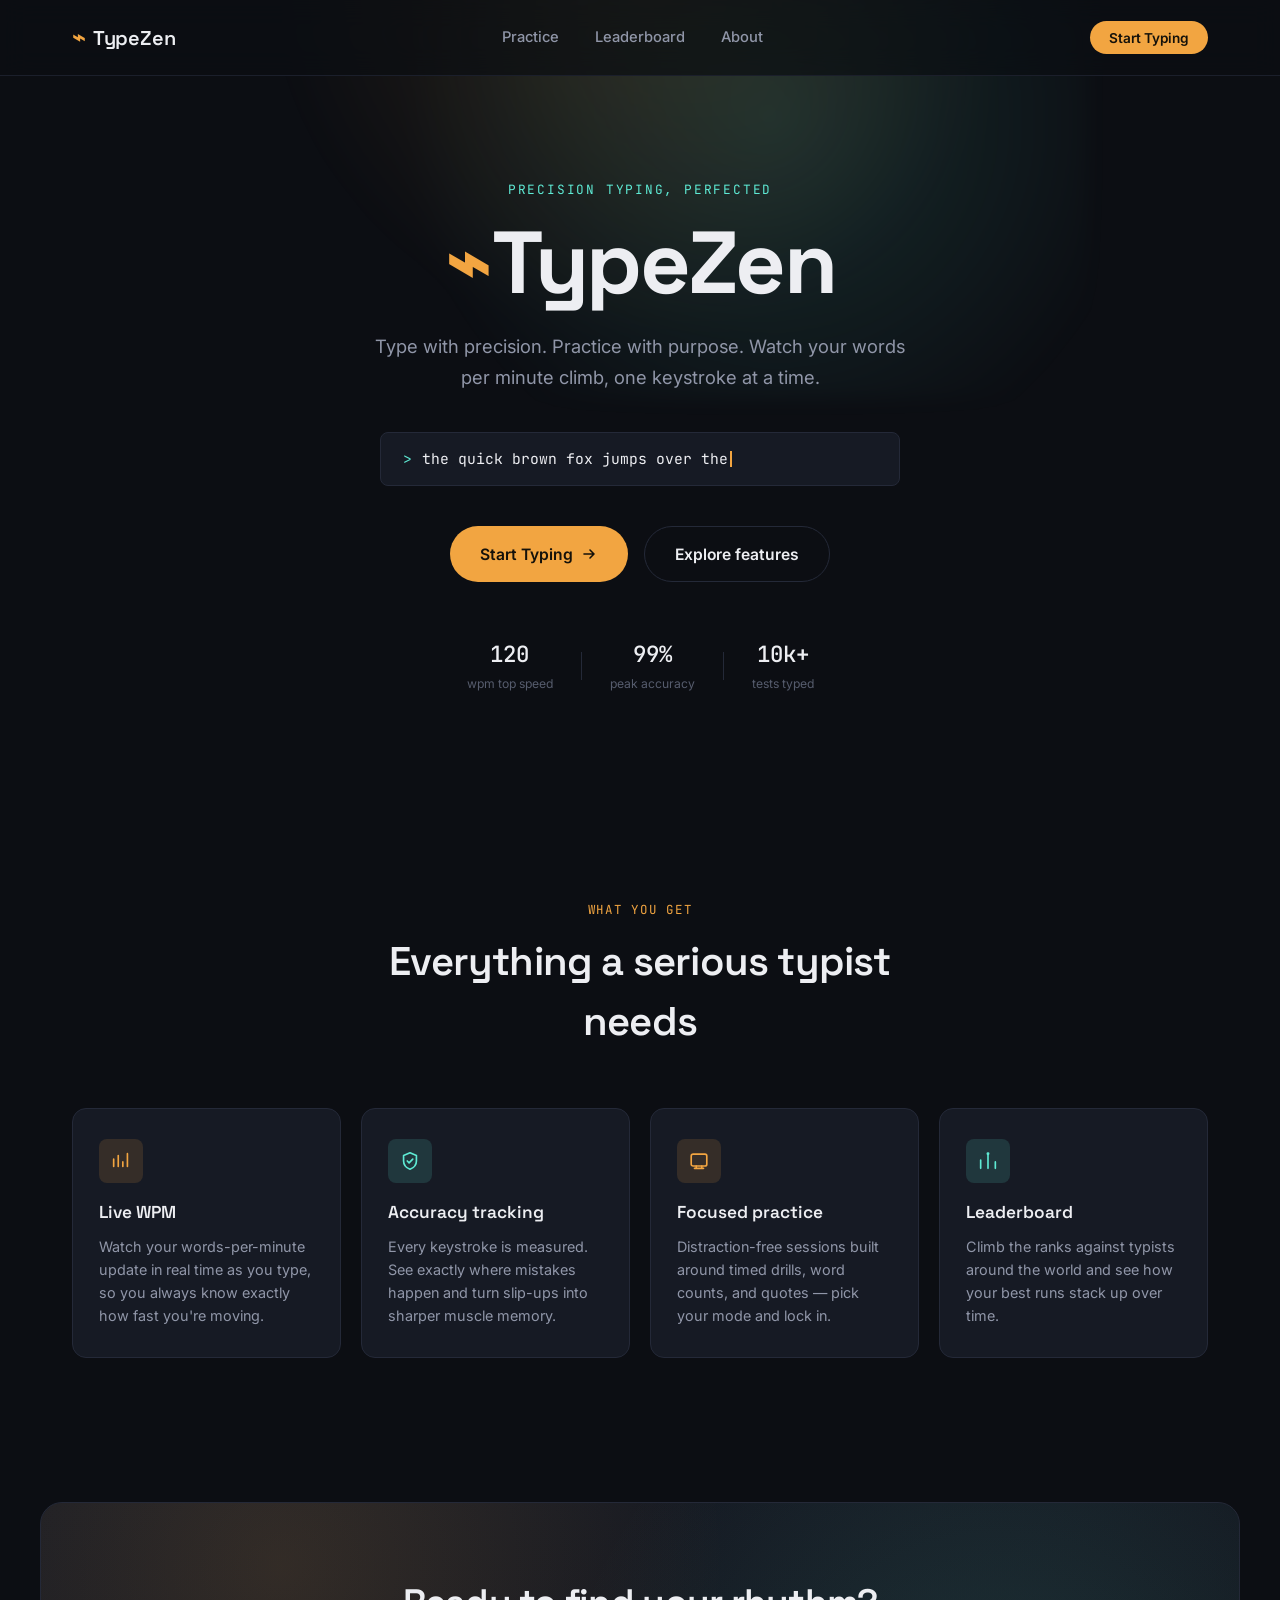
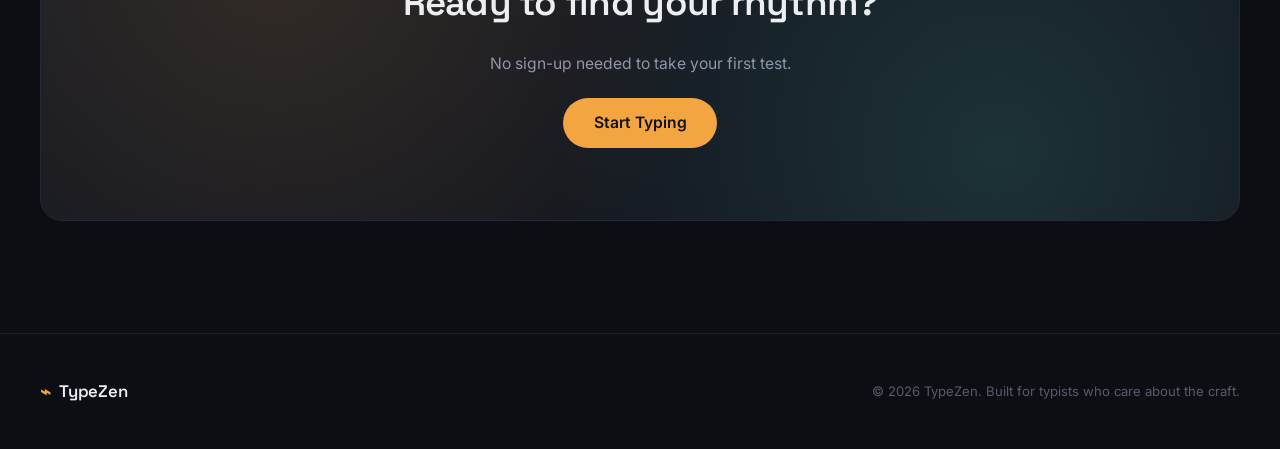
<file: index.html>
<!DOCTYPE html>
<html lang="en">
<head>
  <meta charset="UTF-8" />
  <meta name="viewport" content="width=device-width, initial-scale=1.0" />
  <title>TypeZen — Type with Precision</title>
  <meta name="description" content="TypeZen is a premium typing practice platform. Sharpen your speed, accuracy, and focus." />

  <!-- Fonts: Space Grotesk for display, Inter for UI, JetBrains Mono for typed/data text -->
  <link rel="preconnect" href="https://fonts.googleapis.com" />
  <link rel="preconnect" href="https://fonts.gstatic.com" crossorigin />
  <link
    href="https://fonts.googleapis.com/css2?family=Space+Grotesk:wght@500;600;700&family=Inter:wght@400;500;600&family=JetBrains+Mono:wght@400;500&display=swap"
    rel="stylesheet"
  />

  <!--
    IMPORTANT: this path is relative — style.css must sit in the
    SAME folder as this index.html file. No leading slash, no
    subfolder prefix.
  -->
  <link rel="stylesheet" href="style.css" />
</head>
<body>

  <!-- ============ NAVIGATION ============ -->
  <header class="navbar" id="navbar">
    <div class="navbar__inner">

      <a href="#top" class="brand" aria-label="TypeZen home">
        <span class="brand__mark">⌁</span>
        <span class="brand__word">TypeZen</span>
      </a>

      <nav class="nav-links" id="navLinks">
        <a href="typing.html" class="nav-links__item">Practice</a>
        <a href="#leaderboard" class="nav-links__item">Leaderboard</a>
        <a href="#about" class="nav-links__item">About</a>
      </nav>

      <div class="navbar__actions">
        <button class="btn btn--primary btn--small" id="navStartBtn">Start Typing</button>
        <button class="nav-toggle" id="navToggle" aria-label="Toggle menu" aria-expanded="false">
          <span></span><span></span><span></span>
        </button>
      </div>

    </div>

    <!-- Mobile dropdown -->
    <nav class="nav-mobile" id="navMobile">
      <a href="typing.html" class="nav-mobile__item">Practice</a>
      <a href="#leaderboard" class="nav-mobile__item">Leaderboard</a>
      <a href="#about" class="nav-mobile__item">About</a>
    </nav>
  </header>

  <main id="top">

    <!-- ============ HERO ============ -->
    <section class="hero">
      <div class="hero__glow" aria-hidden="true"></div>

      <div class="hero__inner">
        <p class="hero__eyebrow reveal">Precision typing, perfected</p>

        <h1 class="hero__title reveal">
          <span class="brand__mark hero__mark" aria-hidden="true">⌁</span>TypeZen
        </h1>

        <p class="hero__subtitle reveal">
          Type with precision. Practice with purpose. Watch your words per
          minute climb, one keystroke at a time.
        </p>

        <!-- Decorative self-typing demo line (not a functional typing engine) -->
        <div class="demo-line reveal" aria-hidden="true">
          <span class="demo-line__prompt">&gt;</span>
          <span class="demo-line__text" id="demoText"></span
          ><span class="demo-line__caret"></span>
        </div>

        <div class="hero__actions reveal">
          <button class="btn btn--primary btn--large" id="heroStartBtn">
            Start Typing
            <svg width="16" height="16" viewBox="0 0 16 16" fill="none" aria-hidden="true">
              <path d="M3 8h10M9 4l4 4-4 4" stroke="currentColor" stroke-width="1.6" stroke-linecap="round" stroke-linejoin="round" />
            </svg>
          </button>
          <a href="#features" class="btn btn--ghost btn--large">Explore features</a>
        </div>

        <div class="hero__stats reveal" aria-hidden="true">
          <div class="hero__stat">
            <span class="hero__stat-value">120</span>
            <span class="hero__stat-label">wpm top speed</span>
          </div>
          <div class="hero__stat-divider"></div>
          <div class="hero__stat">
            <span class="hero__stat-value">99%</span>
            <span class="hero__stat-label">peak accuracy</span>
          </div>
          <div class="hero__stat-divider"></div>
          <div class="hero__stat">
            <span class="hero__stat-value">10k+</span>
            <span class="hero__stat-label">tests typed</span>
          </div>
        </div>
      </div>
    </section>

    <!-- ============ FEATURES ============ -->
    <section class="features" id="features">
      <div class="features__header reveal">
        <p class="section-eyebrow">What you get</p>
        <h2 class="section-title">Everything a serious typist needs</h2>
      </div>

      <div class="features__grid">

        <article class="feature-card reveal">
          <div class="feature-card__icon" style="--icon-accent: var(--accent)">
            <svg width="22" height="22" viewBox="0 0 24 24" fill="none" aria-hidden="true">
              <path d="M4 18V10M9 18V6M14 18V13M19 18V4" stroke="currentColor" stroke-width="1.8" stroke-linecap="round" stroke-linejoin="round" />
            </svg>
          </div>
          <h3 class="feature-card__title">Live WPM</h3>
          <p class="feature-card__desc">
            Watch your words-per-minute update in real time as you type, so you
            always know exactly how fast you're moving.
          </p>
        </article>

        <article class="feature-card reveal">
          <div class="feature-card__icon" style="--icon-accent: var(--accent-2)">
            <svg width="22" height="22" viewBox="0 0 24 24" fill="none" aria-hidden="true">
              <path d="M12 3l7 3v6c0 4.5-3 7.5-7 9-4-1.5-7-4.5-7-9V6l7-3z" stroke="currentColor" stroke-width="1.8" stroke-linejoin="round" />
              <path d="M9 12l2 2 4-4" stroke="currentColor" stroke-width="1.8" stroke-linecap="round" stroke-linejoin="round" />
            </svg>
          </div>
          <h3 class="feature-card__title">Accuracy tracking</h3>
          <p class="feature-card__desc">
            Every keystroke is measured. See exactly where mistakes happen and
            turn slip-ups into sharper muscle memory.
          </p>
        </article>

        <article class="feature-card reveal">
          <div class="feature-card__icon" style="--icon-accent: var(--accent)">
            <svg width="22" height="22" viewBox="0 0 24 24" fill="none" aria-hidden="true">
              <rect x="3.5" y="4.5" width="17" height="13" rx="2" stroke="currentColor" stroke-width="1.8" />
              <path d="M7 20h10M9 17.5v2.5M15 17.5v2.5" stroke="currentColor" stroke-width="1.8" stroke-linecap="round" />
            </svg>
          </div>
          <h3 class="feature-card__title">Focused practice</h3>
          <p class="feature-card__desc">
            Distraction-free sessions built around timed drills, word counts,
            and quotes — pick your mode and lock in.
          </p>
        </article>

        <article class="feature-card reveal">
          <div class="feature-card__icon" style="--icon-accent: var(--accent-2)">
            <svg width="22" height="22" viewBox="0 0 24 24" fill="none" aria-hidden="true">
              <path d="M4 20V11M12 20V4M20 20v-7" stroke="currentColor" stroke-width="1.8" stroke-linecap="round" />
              <circle cx="12" cy="4" r="1.6" fill="currentColor" />
            </svg>
          </div>
          <h3 class="feature-card__title">Leaderboard</h3>
          <p class="feature-card__desc" id="leaderboard">
            Climb the ranks against typists around the world and see how your
            best runs stack up over time.
          </p>
        </article>

      </div>
    </section>

    <!-- ============ CTA BAND ============ -->
    <section class="cta-band" id="about">
      <div class="cta-band__inner reveal">
        <h2 class="cta-band__title">Ready to find your rhythm?</h2>
        <p class="cta-band__subtitle">No sign-up needed to take your first test.</p>
        <button class="btn btn--primary btn--large" id="ctaStartBtn">Start Typing</button>
      </div>
    </section>

  </main>

  <!-- ============ FOOTER ============ -->
  <footer class="footer">
    <div class="footer__inner">
      <a href="#top" class="brand brand--footer">
        <span class="brand__mark">⌁</span>
        <span class="brand__word">TypeZen</span>
      </a>
      <p class="footer__copy">© 2026 TypeZen. Built for typists who care about the craft.</p>
    </div>
  </footer>

  <!--
    IMPORTANT: this path is relative — script.js must sit in the
    SAME folder as this index.html file.
  -->
  <script src="script.js"></script>
</body>
</html>
</file>
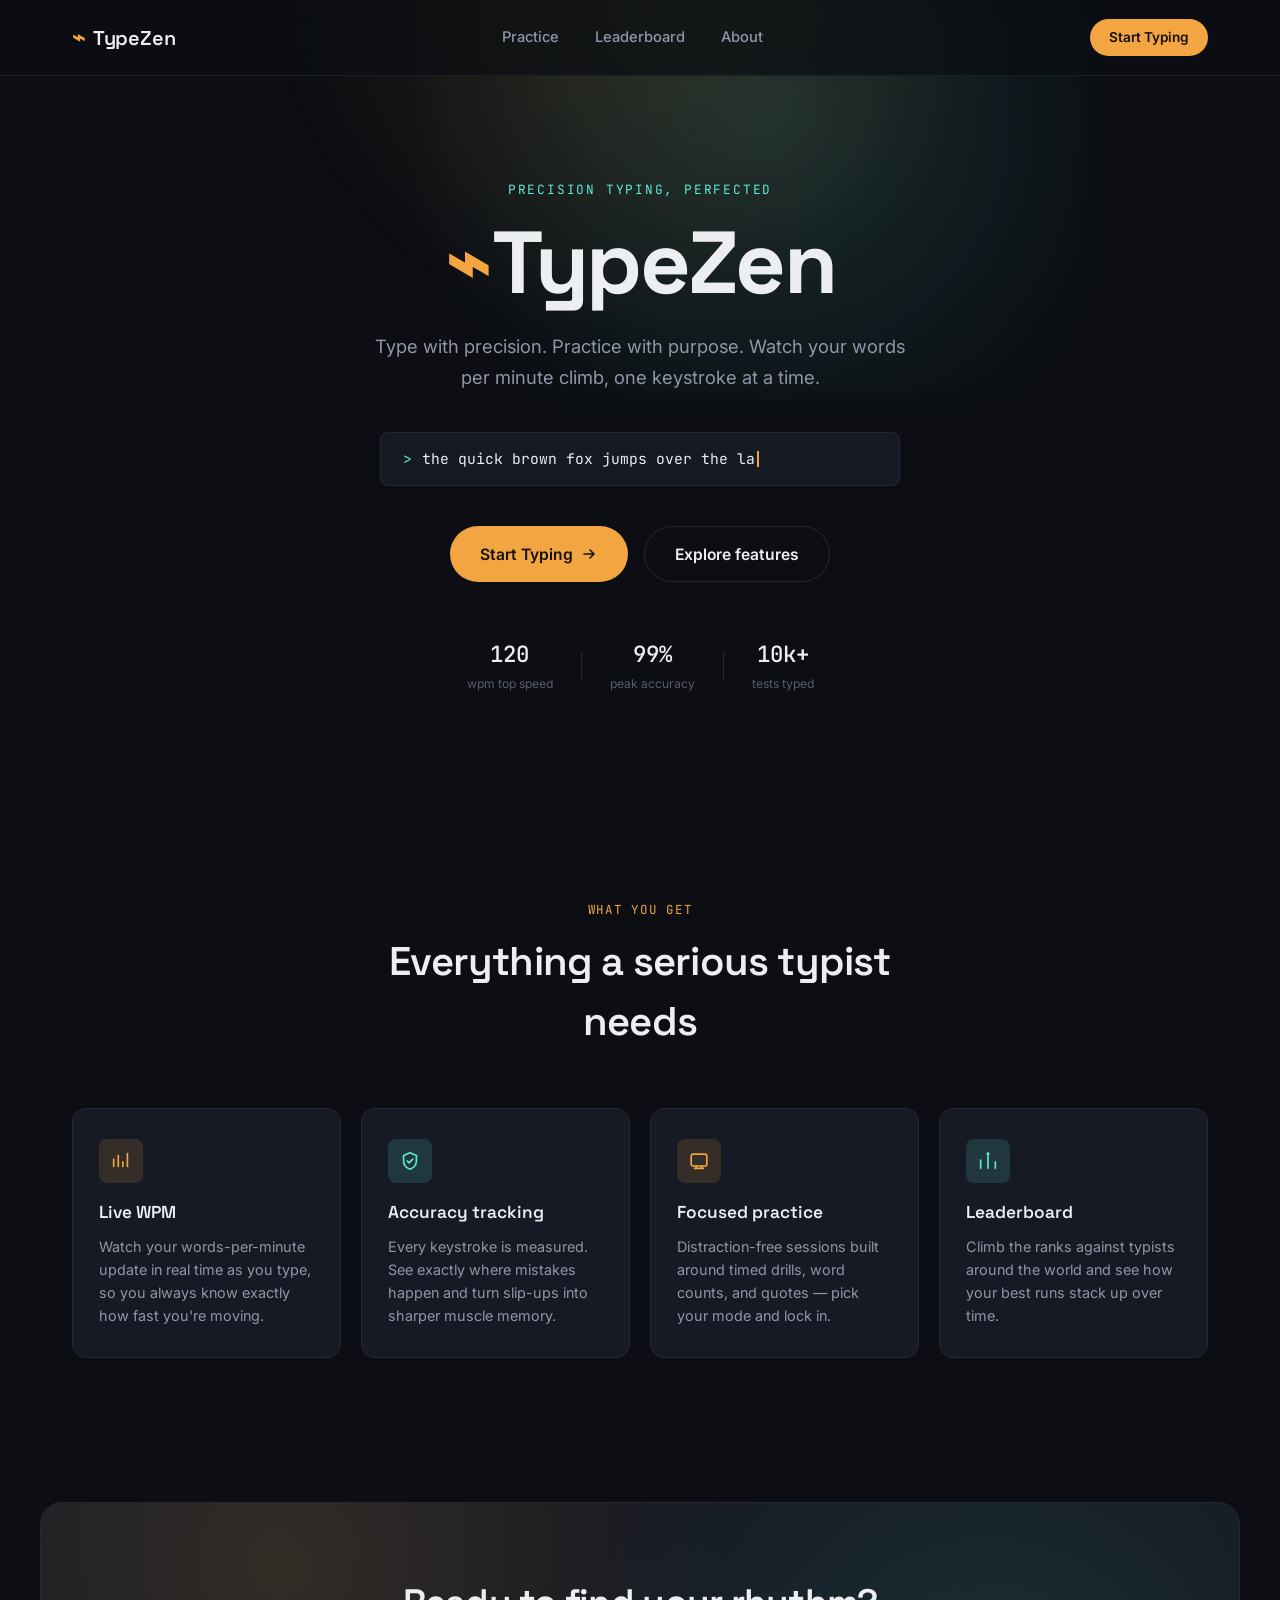
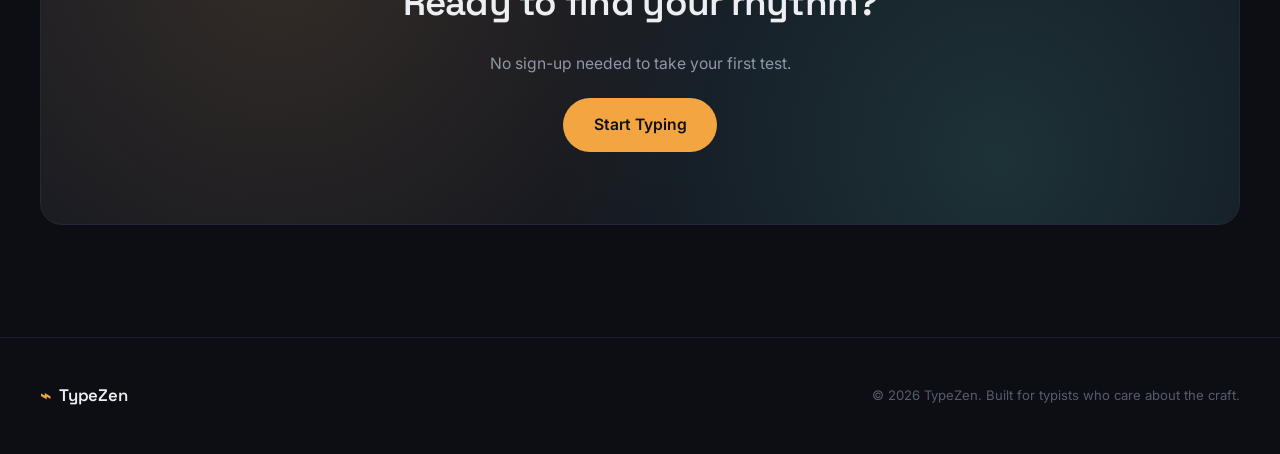
<file: index (1).html>
<!DOCTYPE html>
<html lang="en">
<head>
  <meta charset="UTF-8" />
  <meta name="viewport" content="width=device-width, initial-scale=1.0" />
  <title>TypeZen — Type with Precision</title>
  <meta name="description" content="TypeZen is a premium typing practice platform. Sharpen your speed, accuracy, and focus." />

  <!-- Fonts: Space Grotesk for display, Inter for UI, JetBrains Mono for typed/data text -->
  <link rel="preconnect" href="https://fonts.googleapis.com" />
  <link rel="preconnect" href="https://fonts.gstatic.com" crossorigin />
  <link
    href="https://fonts.googleapis.com/css2?family=Space+Grotesk:wght@500;600;700&family=Inter:wght@400;500;600&family=JetBrains+Mono:wght@400;500&display=swap"
    rel="stylesheet"
  />

  <!--
    IMPORTANT: this path is relative — style.css must sit in the
    SAME folder as this index.html file. No leading slash, no
    subfolder prefix.
  -->
  <link rel="stylesheet" href="style.css" />
</head>
<body>

  <!-- ============ NAVIGATION ============ -->
  <header class="navbar" id="navbar">
    <div class="navbar__inner">

      <a href="#top" class="brand" aria-label="TypeZen home">
        <span class="brand__mark">⌁</span>
        <span class="brand__word">TypeZen</span>
      </a>

      <nav class="nav-links" id="navLinks">
        <a href="typing.html" class="nav-links__item">Practice</a>
        <a href="#leaderboard" class="nav-links__item">Leaderboard</a>
        <a href="#about" class="nav-links__item">About</a>
      </nav>

      <div class="navbar__actions">
        <a href="typing.html" class="btn btn--primary btn--small" id="navStartBtn">Start Typing</a>
        <button class="nav-toggle" id="navToggle" aria-label="Toggle menu" aria-expanded="false">
          <span></span><span></span><span></span>
        </button>
      </div>

    </div>

    <!-- Mobile dropdown -->
    <nav class="nav-mobile" id="navMobile">
      <a href="typing.html" class="nav-mobile__item">Practice</a>
      <a href="#leaderboard" class="nav-mobile__item">Leaderboard</a>
      <a href="#about" class="nav-mobile__item">About</a>
    </nav>
  </header>

  <main id="top">

    <!-- ============ HERO ============ -->
    <section class="hero">
      <div class="hero__glow" aria-hidden="true"></div>

      <div class="hero__inner">
        <p class="hero__eyebrow reveal">Precision typing, perfected</p>

        <h1 class="hero__title reveal">
          <span class="brand__mark hero__mark" aria-hidden="true">⌁</span>TypeZen
        </h1>

        <p class="hero__subtitle reveal">
          Type with precision. Practice with purpose. Watch your words per
          minute climb, one keystroke at a time.
        </p>

        <!-- Decorative self-typing demo line (not a functional typing engine) -->
        <div class="demo-line reveal" aria-hidden="true">
          <span class="demo-line__prompt">&gt;</span>
          <span class="demo-line__text" id="demoText"></span
          ><span class="demo-line__caret"></span>
        </div>

        <div class="hero__actions reveal">
          <a href="typing.html" class="btn btn--primary btn--large" id="heroStartBtn">
            Start Typing
            <svg width="16" height="16" viewBox="0 0 16 16" fill="none" aria-hidden="true">
              <path d="M3 8h10M9 4l4 4-4 4" stroke="currentColor" stroke-width="1.6" stroke-linecap="round" stroke-linejoin="round" />
            </svg>
          </a>
          <a href="#features" class="btn btn--ghost btn--large">Explore features</a>
        </div>

        <div class="hero__stats reveal" aria-hidden="true">
          <div class="hero__stat">
            <span class="hero__stat-value">120</span>
            <span class="hero__stat-label">wpm top speed</span>
          </div>
          <div class="hero__stat-divider"></div>
          <div class="hero__stat">
            <span class="hero__stat-value">99%</span>
            <span class="hero__stat-label">peak accuracy</span>
          </div>
          <div class="hero__stat-divider"></div>
          <div class="hero__stat">
            <span class="hero__stat-value">10k+</span>
            <span class="hero__stat-label">tests typed</span>
          </div>
        </div>
      </div>
    </section>

    <!-- ============ FEATURES ============ -->
    <section class="features" id="features">
      <div class="features__header reveal">
        <p class="section-eyebrow">What you get</p>
        <h2 class="section-title">Everything a serious typist needs</h2>
      </div>

      <div class="features__grid">

        <article class="feature-card reveal">
          <div class="feature-card__icon" style="--icon-accent: var(--accent)">
            <svg width="22" height="22" viewBox="0 0 24 24" fill="none" aria-hidden="true">
              <path d="M4 18V10M9 18V6M14 18V13M19 18V4" stroke="currentColor" stroke-width="1.8" stroke-linecap="round" stroke-linejoin="round" />
            </svg>
          </div>
          <h3 class="feature-card__title">Live WPM</h3>
          <p class="feature-card__desc">
            Watch your words-per-minute update in real time as you type, so you
            always know exactly how fast you're moving.
          </p>
        </article>

        <article class="feature-card reveal">
          <div class="feature-card__icon" style="--icon-accent: var(--accent-2)">
            <svg width="22" height="22" viewBox="0 0 24 24" fill="none" aria-hidden="true">
              <path d="M12 3l7 3v6c0 4.5-3 7.5-7 9-4-1.5-7-4.5-7-9V6l7-3z" stroke="currentColor" stroke-width="1.8" stroke-linejoin="round" />
              <path d="M9 12l2 2 4-4" stroke="currentColor" stroke-width="1.8" stroke-linecap="round" stroke-linejoin="round" />
            </svg>
          </div>
          <h3 class="feature-card__title">Accuracy tracking</h3>
          <p class="feature-card__desc">
            Every keystroke is measured. See exactly where mistakes happen and
            turn slip-ups into sharper muscle memory.
          </p>
        </article>

        <article class="feature-card reveal">
          <div class="feature-card__icon" style="--icon-accent: var(--accent)">
            <svg width="22" height="22" viewBox="0 0 24 24" fill="none" aria-hidden="true">
              <rect x="3.5" y="4.5" width="17" height="13" rx="2" stroke="currentColor" stroke-width="1.8" />
              <path d="M7 20h10M9 17.5v2.5M15 17.5v2.5" stroke="currentColor" stroke-width="1.8" stroke-linecap="round" />
            </svg>
          </div>
          <h3 class="feature-card__title">Focused practice</h3>
          <p class="feature-card__desc">
            Distraction-free sessions built around timed drills, word counts,
            and quotes — pick your mode and lock in.
          </p>
        </article>

        <article class="feature-card reveal">
          <div class="feature-card__icon" style="--icon-accent: var(--accent-2)">
            <svg width="22" height="22" viewBox="0 0 24 24" fill="none" aria-hidden="true">
              <path d="M4 20V11M12 20V4M20 20v-7" stroke="currentColor" stroke-width="1.8" stroke-linecap="round" />
              <circle cx="12" cy="4" r="1.6" fill="currentColor" />
            </svg>
          </div>
          <h3 class="feature-card__title">Leaderboard</h3>
          <p class="feature-card__desc" id="leaderboard">
            Climb the ranks against typists around the world and see how your
            best runs stack up over time.
          </p>
        </article>

      </div>
    </section>

    <!-- ============ CTA BAND ============ -->
    <section class="cta-band" id="about">
      <div class="cta-band__inner reveal">
        <h2 class="cta-band__title">Ready to find your rhythm?</h2>
        <p class="cta-band__subtitle">No sign-up needed to take your first test.</p>
        <a href="typing.html" class="btn btn--primary btn--large" id="ctaStartBtn">Start Typing</a>
      </div>
    </section>

  </main>

  <!-- ============ FOOTER ============ -->
  <footer class="footer">
    <div class="footer__inner">
      <a href="#top" class="brand brand--footer">
        <span class="brand__mark">⌁</span>
        <span class="brand__word">TypeZen</span>
      </a>
      <p class="footer__copy">© 2026 TypeZen. Built for typists who care about the craft.</p>
    </div>
  </footer>

  <!--
    IMPORTANT: this path is relative — script.js must sit in the
    SAME folder as this index.html file.
  -->
  <script src="script.js"></script>
</body>
</html>
</file>
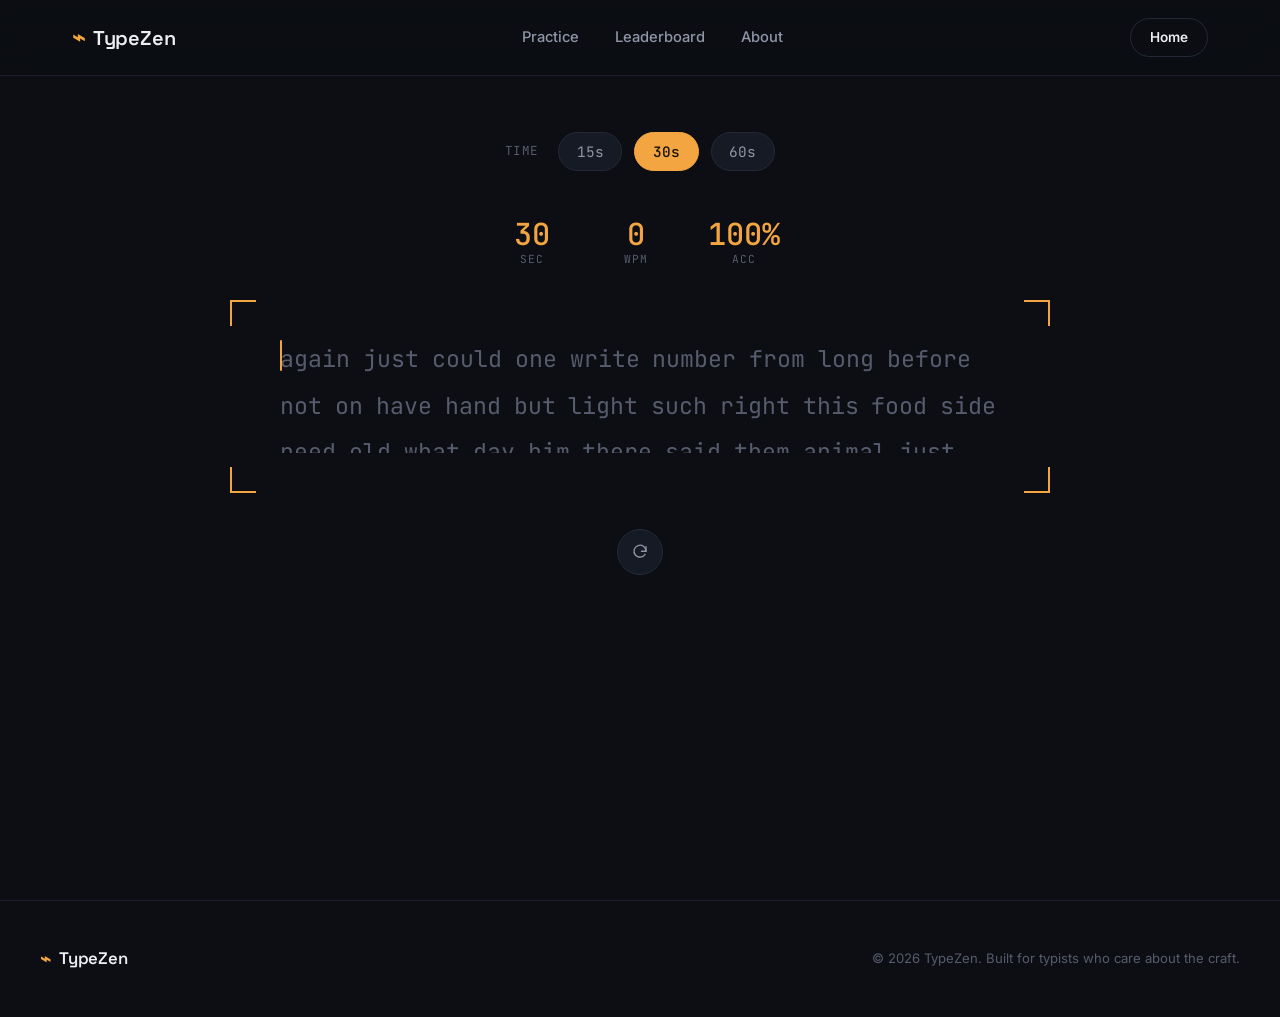
<file: typing.html>
<!DOCTYPE html>
<html lang="en">
<head>
  <meta charset="UTF-8" />
  <meta name="viewport" content="width=device-width, initial-scale=1.0" />
  <title>TypeZen — Typing Test</title>
  <meta name="description" content="Take a timed typing test on TypeZen and track your live WPM and accuracy." />

  <link rel="preconnect" href="https://fonts.googleapis.com" />
  <link rel="preconnect" href="https://fonts.gstatic.com" crossorigin />
  <link
    href="https://fonts.googleapis.com/css2?family=Space+Grotesk:wght@500;600;700&family=Inter:wght@400;500;600&family=JetBrains+Mono:wght@400;500&display=swap"
    rel="stylesheet"
  />

  <!-- Same stylesheet as the homepage — keeps theme + tokens identical -->
  <link rel="stylesheet" href="style.css" />
</head>
<body>

  <!-- ============ NAVIGATION (same as homepage) ============ -->
  <header class="navbar is-scrolled" id="navbar">
    <div class="navbar__inner">

      <a href="index.html" class="brand" aria-label="TypeZen home">
        <span class="brand__mark">⌁</span>
        <span class="brand__word">TypeZen</span>
      </a>

      <nav class="nav-links" id="navLinks">
        <a href="typing.html" class="nav-links__item">Practice</a>
        <a href="index.html#leaderboard" class="nav-links__item">Leaderboard</a>
        <a href="index.html#about" class="nav-links__item">About</a>
      </nav>

      <div class="navbar__actions">
        <a href="index.html" class="btn btn--ghost btn--small">Home</a>
        <button class="nav-toggle" id="navToggle" aria-label="Toggle menu" aria-expanded="false">
          <span></span><span></span><span></span>
        </button>
      </div>

    </div>

    <nav class="nav-mobile" id="navMobile">
      <a href="typing.html" class="nav-mobile__item">Practice</a>
      <a href="index.html#leaderboard" class="nav-mobile__item">Leaderboard</a>
      <a href="index.html#about" class="nav-mobile__item">About</a>
      <a href="index.html" class="nav-mobile__item">Home</a>
    </nav>
  </header>

  <main class="test-main">

    <!-- ============ TIMER MODE SELECTOR ============ -->
    <div class="mode-bar" id="modeBar">
      <span class="mode-bar__label">time</span>
      <button class="time-pill" data-time="15">15s</button>
      <button class="time-pill is-active" data-time="30">30s</button>
      <button class="time-pill" data-time="60">60s</button>
    </div>

    <!-- ============ LIVE STATS ============ -->
    <div class="live-readout" id="liveReadout">
      <div class="live-readout__item">
        <span class="live-readout__value" id="liveTime">30</span>
        <span class="live-readout__label">sec</span>
      </div>
      <div class="live-readout__item">
        <span class="live-readout__value" id="liveWpm">0</span>
        <span class="live-readout__label">wpm</span>
      </div>
      <div class="live-readout__item">
        <span class="live-readout__value" id="liveAcc">100%</span>
        <span class="live-readout__label">acc</span>
      </div>
    </div>

    <!-- ============ TYPING FRAME ============ -->
    <div class="typing-frame" id="typingFrame">
      <span class="bracket bracket-tl"></span>
      <span class="bracket bracket-tr"></span>

      <div class="type-area" id="typeArea">
        <div class="scroll-inner" id="scrollInner">
          <div class="words-inner" id="wordsInner"></div>
          <div class="caret" id="caret"></div>
        </div>
        <div class="focus-prompt" id="focusPrompt">click here or press any key to start</div>
      </div>

      <span class="bracket bracket-bl"></span>
      <span class="bracket bracket-br"></span>
    </div>

    <!-- Hidden input captures all real keystrokes -->
    <input
      type="text"
      id="hiddenInput"
      class="hidden-input"
      autocomplete="off"
      autocorrect="off"
      autocapitalize="off"
      spellcheck="false"
    />

    <div class="restart-row">
      <button class="restart-btn" id="restartBtn" title="Restart test" aria-label="Restart test">
        <svg width="18" height="18" viewBox="0 0 24 24" fill="none" aria-hidden="true">
          <path d="M20 11A8 8 0 1 0 18.9 15" stroke="currentColor" stroke-width="1.8" stroke-linecap="round" />
          <path d="M20 5v6h-6" stroke="currentColor" stroke-width="1.8" stroke-linecap="round" stroke-linejoin="round" />
        </svg>
      </button>
    </div>

    <!-- ============ RESULTS PANEL (hidden until test ends) ============ -->
    <section class="results" id="resultsPanel" hidden>
      <div class="results__primary">
        <div class="results__stat results__stat--main">
          <span class="results__value" id="resWpm">0</span>
          <span class="results__label">wpm</span>
        </div>
        <div class="results__stat">
          <span class="results__value" id="resAcc">0%</span>
          <span class="results__label">accuracy</span>
        </div>
      </div>

      <div class="results__secondary">
        <div class="results__mini">
          <span class="results__mini-value" id="resRaw">0</span>
          <span class="results__mini-label">raw wpm</span>
        </div>
        <div class="results__mini">
          <span class="results__mini-value" id="resTime">0s</span>
          <span class="results__mini-label">time</span>
        </div>
        <div class="results__mini">
          <span class="results__mini-value" id="resChars">0/0/0</span>
          <span class="results__mini-label">correct/wrong/extra</span>
        </div>
      </div>

      <button class="btn btn--primary btn--large" id="nextBtn">Try again</button>
    </section>

  </main>

  <footer class="footer">
    <div class="footer__inner">
      <a href="index.html" class="brand brand--footer">
        <span class="brand__mark">⌁</span>
        <span class="brand__word">TypeZen</span>
      </a>
      <p class="footer__copy">© 2026 TypeZen. Built for typists who care about the craft.</p>
    </div>
  </footer>

  <!-- Homepage script (nav + mobile menu behavior is shared) -->
  <script src="script.js"></script>
  <!-- Typing engine, specific to this page -->
  <script src="type.js"></script>
</body>
</html>
</file>
<file: style.css>
/* =========================================================
   TypeZen — Homepage Stylesheet (v1)
   Design tokens: deep graphite background, amber + teal duotone
   accent, Space Grotesk display type, Inter UI type, JetBrains
   Mono for typed/data text.
   ========================================================= */

/* ---------- Tokens ---------- */
:root {
  --bg: #0c0e13;
  --bg-elevated: #12151d;
  --surface: #161a24;
  --surface-hover: #1c2130;
  --border: #242938;
  --border-soft: #1b1f2b;

  --text-primary: #edeef2;
  --text-secondary: #9096a8;
  --text-dim: #565c6d;

  --accent: #f2a541;       /* amber — keycap glow */
  --accent-soft: #f2a54122;
  --accent-2: #5eead4;     /* teal — secondary accent */
  --accent-2-soft: #5eead422;

  --font-display: "Space Grotesk", sans-serif;
  --font-ui: "Inter", sans-serif;
  --font-mono: "JetBrains Mono", monospace;

  --radius-sm: 8px;
  --radius-md: 14px;
  --radius-lg: 22px;

  --ease: cubic-bezier(0.16, 1, 0.3, 1);
  --nav-height: 76px;
}

/* ---------- Reset ---------- */
* {
  margin: 0;
  padding: 0;
  box-sizing: border-box;
}

html {
  scroll-behavior: smooth;
}

body {
  background: var(--bg);
  color: var(--text-primary);
  font-family: var(--font-ui);
  line-height: 1.5;
  -webkit-font-smoothing: antialiased;
  overflow-x: hidden;
}

a {
  color: inherit;
  text-decoration: none;
}

button {
  font-family: inherit;
  cursor: pointer;
  border: none;
  background: none;
  color: inherit;
}

img,
svg {
  display: block;
}

:focus-visible {
  outline: 2px solid var(--accent);
  outline-offset: 3px;
}

@media (prefers-reduced-motion: reduce) {
  *,
  *::before,
  *::after {
    animation-duration: 0.001ms !important;
    animation-iteration-count: 1 !important;
    transition-duration: 0.001ms !important;
    scroll-behavior: auto !important;
  }
}

/* ---------- Shared brand mark ---------- */
.brand {
  display: inline-flex;
  align-items: center;
  gap: 0.5rem;
  font-family: var(--font-display);
  font-weight: 600;
  font-size: 1.25rem;
  letter-spacing: -0.01em;
}

.brand__mark {
  display: inline-flex;
  align-items: center;
  justify-content: center;
  color: var(--accent);
  font-size: 1.1em;
}

/* ---------- Navbar ---------- */
.navbar {
  position: fixed;
  top: 0;
  left: 0;
  right: 0;
  z-index: 100;
  height: var(--nav-height);
  background: rgba(12, 14, 19, 0.72);
  backdrop-filter: blur(14px) saturate(140%);
  -webkit-backdrop-filter: blur(14px) saturate(140%);
  border-bottom: 1px solid var(--border-soft);
  transition: border-color 0.3s var(--ease), background 0.3s var(--ease);
}

.navbar.is-scrolled {
  background: rgba(12, 14, 19, 0.92);
  border-bottom-color: var(--border);
}

.navbar__inner {
  max-width: 1200px;
  height: 100%;
  margin: 0 auto;
  padding: 0 2rem;
  display: flex;
  align-items: center;
  justify-content: space-between;
  gap: 2rem;
}

.nav-links {
  display: flex;
  align-items: center;
  gap: 2.25rem;
}

.nav-links__item {
  font-size: 0.92rem;
  font-weight: 500;
  color: var(--text-secondary);
  position: relative;
  padding: 0.35rem 0;
  transition: color 0.2s var(--ease);
}

.nav-links__item::after {
  content: "";
  position: absolute;
  left: 0;
  bottom: 0;
  width: 100%;
  height: 1px;
  background: var(--accent);
  transform: scaleX(0);
  transform-origin: right;
  transition: transform 0.3s var(--ease);
}

.nav-links__item:hover {
  color: var(--text-primary);
}

.nav-links__item:hover::after {
  transform: scaleX(1);
  transform-origin: left;
}

.navbar__actions {
  display: flex;
  align-items: center;
  gap: 1rem;
}

/* Mobile hamburger */
.nav-toggle {
  display: none;
  flex-direction: column;
  justify-content: center;
  gap: 5px;
  width: 32px;
  height: 32px;
}

.nav-toggle span {
  display: block;
  width: 100%;
  height: 1.6px;
  background: var(--text-primary);
  border-radius: 2px;
  transition: transform 0.3s var(--ease), opacity 0.3s var(--ease);
}

.nav-toggle[aria-expanded="true"] span:nth-child(1) {
  transform: translateY(6.6px) rotate(45deg);
}
.nav-toggle[aria-expanded="true"] span:nth-child(2) {
  opacity: 0;
}
.nav-toggle[aria-expanded="true"] span:nth-child(3) {
  transform: translateY(-6.6px) rotate(-45deg);
}

.nav-mobile {
  display: none;
  flex-direction: column;
  background: var(--bg-elevated);
  border-bottom: 1px solid var(--border);
  overflow: hidden;
  max-height: 0;
  transition: max-height 0.35s var(--ease);
}

.nav-mobile.is-open {
  max-height: 260px;
}

.nav-mobile__item {
  padding: 1rem 2rem;
  font-size: 0.95rem;
  font-weight: 500;
  color: var(--text-secondary);
  border-top: 1px solid var(--border-soft);
}

.nav-mobile__item:hover {
  color: var(--text-primary);
  background: var(--surface);
}

/* ---------- Buttons ---------- */
.btn {
  display: inline-flex;
  align-items: center;
  justify-content: center;
  gap: 0.5rem;
  font-weight: 600;
  border-radius: 999px;
  transition: transform 0.2s var(--ease), box-shadow 0.2s var(--ease),
    background 0.2s var(--ease), border-color 0.2s var(--ease);
  white-space: nowrap;
}

.btn--small {
  padding: 0.55rem 1.2rem;
  font-size: 0.85rem;
}

.btn--large {
  padding: 0.95rem 1.9rem;
  font-size: 0.98rem;
}

.btn--primary {
  background: var(--accent);
  color: #14110a;
  box-shadow: 0 0 0 0 var(--accent-soft);
}

.btn--primary:hover {
  transform: translateY(-2px);
  box-shadow: 0 10px 30px -8px rgba(242, 165, 65, 0.55);
}

.btn--primary:active {
  transform: translateY(0);
}

.btn--ghost {
  background: transparent;
  color: var(--text-primary);
  border: 1px solid var(--border);
}

.btn--ghost:hover {
  border-color: var(--accent-2);
  color: var(--accent-2);
  transform: translateY(-2px);
}

/* ---------- Reveal-on-scroll ---------- */
.reveal {
  opacity: 0;
  transform: translateY(18px);
  transition: opacity 0.7s var(--ease), transform 0.7s var(--ease);
}

.reveal.is-visible {
  opacity: 1;
  transform: translateY(0);
}

/* ---------- Hero ---------- */
.hero {
  position: relative;
  padding: calc(var(--nav-height) + 6.5rem) 2rem 6rem;
  display: flex;
  justify-content: center;
  overflow: hidden;
}

.hero__glow {
  position: absolute;
  top: -220px;
  left: 50%;
  transform: translateX(-50%);
  width: 900px;
  height: 620px;
  background: radial-gradient(circle at 50% 30%, var(--accent-soft), transparent 60%),
    radial-gradient(circle at 65% 55%, var(--accent-2-soft), transparent 55%);
  filter: blur(10px);
  pointer-events: none;
}

.hero__inner {
  position: relative;
  max-width: 760px;
  text-align: center;
  display: flex;
  flex-direction: column;
  align-items: center;
}

.hero__eyebrow {
  font-family: var(--font-mono);
  font-size: 0.8rem;
  letter-spacing: 0.14em;
  text-transform: uppercase;
  color: var(--accent-2);
  margin-bottom: 1.25rem;
}

.hero__title {
  font-family: var(--font-display);
  font-weight: 700;
  font-size: clamp(3rem, 8vw, 5.5rem);
  letter-spacing: -0.03em;
  line-height: 1;
  display: flex;
  align-items: center;
  gap: 0.05em;
}

.hero__mark {
  font-size: 0.85em;
}

.hero__subtitle {
  margin-top: 1.5rem;
  font-size: clamp(1rem, 1.6vw, 1.15rem);
  color: var(--text-secondary);
  max-width: 540px;
  line-height: 1.65;
}

/* Decorative self-typing demo line */
.demo-line {
  margin-top: 2.5rem;
  padding: 0.95rem 1.4rem;
  background: var(--surface);
  border: 1px solid var(--border);
  border-radius: var(--radius-sm);
  font-family: var(--font-mono);
  font-size: 0.92rem;
  color: var(--text-primary);
  display: inline-flex;
  align-items: center;
  min-width: min(520px, 90vw);
  justify-content: flex-start;
}

.demo-line__prompt {
  color: var(--accent-2);
  margin-right: 0.65em;
  user-select: none;
}

.demo-line__text {
  white-space: nowrap;
  overflow: hidden;
}

.demo-line__caret {
  display: inline-block;
  width: 2px;
  height: 1.1em;
  margin-left: 2px;
  background: var(--accent);
  animation: blink 1s steps(1) infinite;
}

@keyframes blink {
  0%, 45% { opacity: 1; }
  50%, 100% { opacity: 0; }
}

.hero__actions {
  margin-top: 2.5rem;
  display: flex;
  gap: 1rem;
  flex-wrap: wrap;
  justify-content: center;
}

.hero__stats {
  margin-top: 3.5rem;
  display: flex;
  align-items: center;
  gap: 1.75rem;
}

.hero__stat {
  display: flex;
  flex-direction: column;
  align-items: center;
  gap: 0.2rem;
}

.hero__stat-value {
  font-family: var(--font-mono);
  font-size: 1.4rem;
  font-weight: 500;
  color: var(--text-primary);
}

.hero__stat-label {
  font-size: 0.76rem;
  color: var(--text-dim);
}

.hero__stat-divider {
  width: 1px;
  height: 28px;
  background: var(--border);
}

/* ---------- Section shared ---------- */
.section-eyebrow {
  font-family: var(--font-mono);
  font-size: 0.78rem;
  letter-spacing: 0.14em;
  text-transform: uppercase;
  color: var(--accent);
  margin-bottom: 0.75rem;
}

.section-title {
  font-family: var(--font-display);
  font-weight: 600;
  font-size: clamp(1.8rem, 3.5vw, 2.5rem);
  letter-spacing: -0.02em;
}

/* ---------- Features ---------- */
.features {
  padding: 7rem 2rem;
  max-width: 1200px;
  margin: 0 auto;
}

.features__header {
  text-align: center;
  max-width: 560px;
  margin: 0 auto 3.5rem;
}

.features__grid {
  display: grid;
  grid-template-columns: repeat(4, 1fr);
  gap: 1.25rem;
}

.feature-card {
  background: var(--surface);
  border: 1px solid var(--border);
  border-radius: var(--radius-md);
  padding: 1.85rem 1.6rem;
  transition: transform 0.35s var(--ease), border-color 0.35s var(--ease),
    background 0.35s var(--ease);
}

.feature-card:hover {
  transform: translateY(-6px);
  border-color: var(--accent-2);
  background: var(--surface-hover);
}

.feature-card__icon {
  width: 44px;
  height: 44px;
  border-radius: var(--radius-sm);
  display: flex;
  align-items: center;
  justify-content: center;
  color: var(--icon-accent, var(--accent));
  background: color-mix(in srgb, var(--icon-accent, var(--accent)) 14%, transparent);
  margin-bottom: 1.1rem;
}

.feature-card__title {
  font-family: var(--font-display);
  font-weight: 600;
  font-size: 1.08rem;
  margin-bottom: 0.55rem;
}

.feature-card__desc {
  font-size: 0.9rem;
  color: var(--text-secondary);
  line-height: 1.6;
}

/* ---------- CTA band ---------- */
.cta-band {
  margin: 2rem 2rem 7rem;
  max-width: 1200px;
  margin-left: auto;
  margin-right: auto;
  border-radius: var(--radius-lg);
  padding: 4.5rem 2rem;
  text-align: center;
  background: linear-gradient(160deg, var(--surface), var(--bg-elevated));
  border: 1px solid var(--border);
  position: relative;
  overflow: hidden;
}

.cta-band::before {
  content: "";
  position: absolute;
  inset: 0;
  background: radial-gradient(circle at 20% 20%, var(--accent-soft), transparent 45%),
    radial-gradient(circle at 80% 80%, var(--accent-2-soft), transparent 45%);
  pointer-events: none;
}

.cta-band__inner {
  position: relative;
  display: flex;
  flex-direction: column;
  align-items: center;
  gap: 1.4rem;
}

.cta-band__title {
  font-family: var(--font-display);
  font-weight: 600;
  font-size: clamp(1.7rem, 3.2vw, 2.3rem);
  letter-spacing: -0.02em;
}

.cta-band__subtitle {
  color: var(--text-secondary);
  font-size: 0.98rem;
}

/* ---------- Footer ---------- */
.footer {
  border-top: 1px solid var(--border-soft);
  padding: 2.75rem 2rem;
}

.footer__inner {
  max-width: 1200px;
  margin: 0 auto;
  display: flex;
  align-items: center;
  justify-content: space-between;
  flex-wrap: wrap;
  gap: 1rem;
}

.brand--footer {
  font-size: 1.05rem;
}

.footer__copy {
  font-size: 0.82rem;
  color: var(--text-dim);
}

/* ---------- Responsive ---------- */
@media (max-width: 960px) {
  .features__grid {
    grid-template-columns: repeat(2, 1fr);
  }
}

@media (max-width: 780px) {
  .nav-links {
    display: none;
  }
  .nav-toggle {
    display: flex;
  }
  .nav-mobile {
    display: flex;
  }
  .navbar__actions .btn--small {
    display: none;
  }
}

@media (max-width: 640px) {
  .hero {
    padding: calc(var(--nav-height) + 3.5rem) 1.25rem 4rem;
  }
  .hero__stats {
    gap: 1.1rem;
  }
  .hero__stat-value {
    font-size: 1.15rem;
  }
  .features {
    padding: 4.5rem 1.25rem;
  }
  .features__grid {
    grid-template-columns: 1fr;
  }
  .cta-band {
    margin: 1.5rem 1.25rem 4.5rem;
    padding: 3rem 1.5rem;
  }
  .footer__inner {
    flex-direction: column;
    align-items: flex-start;
  }
}

/* =========================================================
   TypeZen — Typing Test Page (typing.html)
   Reuses the same tokens/vars defined at the top of this file
   (colors, fonts, radii, easing) for full visual consistency
   with the homepage.
   ========================================================= */

/* ---------- Page shell ---------- */
.test-main {
  min-height: 100vh;
  display: flex;
  flex-direction: column;
  align-items: center;
  padding: calc(var(--nav-height) + 3.5rem) 1.5rem 4rem;
}

/* ---------- Timer / mode selector ---------- */
.mode-bar {
  display: flex;
  align-items: center;
  gap: 0.75rem;
  margin-bottom: 3rem;
  flex-wrap: wrap;
  justify-content: center;
}

.mode-bar__label {
  font-family: var(--font-mono);
  font-size: 0.78rem;
  letter-spacing: 0.1em;
  text-transform: uppercase;
  color: var(--text-dim);
  margin-right: 0.5rem;
}

.time-pill {
  font-family: var(--font-mono);
  font-size: 0.9rem;
  padding: 0.55rem 1.1rem;
  border-radius: 999px;
  border: 1px solid var(--border);
  background: var(--surface);
  color: var(--text-secondary);
  transition: color 0.2s var(--ease), border-color 0.2s var(--ease),
    background 0.2s var(--ease), transform 0.2s var(--ease);
}

.time-pill:hover {
  color: var(--text-primary);
  border-color: var(--accent-2);
}

.time-pill.is-active {
  color: #14110a;
  background: var(--accent);
  border-color: var(--accent);
  font-weight: 500;
}

/* ---------- Live readout (timer + live wpm) ---------- */
.live-readout {
  display: flex;
  align-items: center;
  gap: 2.5rem;
  margin-bottom: 2rem;
  font-family: var(--font-mono);
}

.live-readout__item {
  display: flex;
  flex-direction: column;
  align-items: center;
  gap: 0.15rem;
  min-width: 64px;
}

.live-readout__value {
  font-size: 1.9rem;
  font-weight: 500;
  color: var(--accent);
  line-height: 1;
  font-variant-numeric: tabular-nums;
}

.live-readout__label {
  font-size: 0.7rem;
  letter-spacing: 0.08em;
  text-transform: uppercase;
  color: var(--text-dim);
}

/* ---------- Typing frame (viewfinder style) ---------- */
.typing-frame {
  position: relative;
  width: 100%;
  max-width: 820px;
  padding: 2.5rem 2.75rem;
}

.bracket {
  position: absolute;
  width: 26px;
  height: 26px;
  border-color: var(--border);
  transition: border-color 0.3s var(--ease);
}

.typing-frame.is-focused .bracket {
  border-color: var(--accent);
}

.bracket-tl {
  top: 0;
  left: 0;
  border-top: 2px solid;
  border-left: 2px solid;
  border-color: inherit;
}
.bracket-tr {
  top: 0;
  right: 0;
  border-top: 2px solid;
  border-right: 2px solid;
}
.bracket-bl {
  bottom: 0;
  left: 0;
  border-bottom: 2px solid;
  border-left: 2px solid;
}
.bracket-br {
  bottom: 0;
  right: 0;
  border-bottom: 2px solid;
  border-right: 2px solid;
}

.type-area {
  position: relative;
  height: calc(3 * 2.35rem);
  overflow: hidden;
  cursor: text;
}

.scroll-inner {
  position: relative;
  transition: transform 0.25s var(--ease);
}

.words-inner {
  display: flex;
  flex-wrap: wrap;
  gap: 0.55rem 0;
  font-family: var(--font-mono);
  font-size: 1.45rem;
  line-height: 2.35rem;
}

.word {
  display: inline-flex;
  padding: 0 0.4rem;
}

.char {
  color: var(--text-dim);
  transition: color 0.1s linear;
}

.char.is-correct {
  color: var(--text-primary);
}

.char.is-incorrect {
  color: var(--error, #ef5b5b);
  background: rgba(239, 91, 91, 0.14);
  border-radius: 2px;
}

.char.is-extra {
  color: var(--error, #ef5b5b);
  text-decoration: underline;
  text-decoration-style: wavy;
  opacity: 0.85;
}

.caret {
  position: absolute;
  top: 2px;
  left: 0;
  width: 2px;
  height: 1.9rem;
  background: var(--accent);
  border-radius: 2px;
  animation: blink 1s steps(1) infinite;
  transition: left 0.1s ease, top 0.1s ease;
  pointer-events: none;
}

.hidden-input {
  position: absolute;
  opacity: 0;
  pointer-events: none;
  width: 1px;
  height: 1px;
}

.focus-prompt {
  position: absolute;
  inset: 0;
  display: flex;
  align-items: center;
  justify-content: center;
  background: rgba(12, 14, 19, 0.72);
  backdrop-filter: blur(3px);
  font-family: var(--font-ui);
  font-size: 0.9rem;
  color: var(--text-secondary);
  border-radius: var(--radius-sm);
  transition: opacity 0.2s var(--ease);
}

.typing-frame.is-focused .focus-prompt {
  opacity: 0;
  pointer-events: none;
}

/* ---------- Restart button ---------- */
.restart-row {
  margin-top: 2.25rem;
}

.restart-btn {
  width: 46px;
  height: 46px;
  border-radius: 50%;
  display: flex;
  align-items: center;
  justify-content: center;
  color: var(--text-secondary);
  border: 1px solid var(--border);
  background: var(--surface);
  transition: color 0.2s var(--ease), border-color 0.2s var(--ease),
    transform 0.3s var(--ease), background 0.2s var(--ease);
}

.restart-btn:hover {
  color: var(--accent);
  border-color: var(--accent);
  transform: rotate(-90deg);
}

/* ---------- Results panel ---------- */
.results {
  width: 100%;
  max-width: 720px;
  text-align: center;
  animation: resultsIn 0.5s var(--ease);
}

@keyframes resultsIn {
  from {
    opacity: 0;
    transform: translateY(14px);
  }
  to {
    opacity: 1;
    transform: translateY(0);
  }
}

.results__primary {
  display: flex;
  justify-content: center;
  gap: 3.5rem;
  margin-bottom: 2.25rem;
}

.results__stat--main .results__value {
  font-size: 3.2rem;
  color: var(--accent);
}

.results__value {
  display: block;
  font-family: var(--font-mono);
  font-size: 2.1rem;
  font-weight: 500;
  color: var(--text-primary);
  line-height: 1;
}

.results__label {
  display: block;
  margin-top: 0.4rem;
  font-size: 0.78rem;
  letter-spacing: 0.08em;
  text-transform: uppercase;
  color: var(--text-dim);
}

.results__secondary {
  display: flex;
  justify-content: center;
  flex-wrap: wrap;
  gap: 1.75rem;
  padding: 1.5rem 0;
  border-top: 1px solid var(--border-soft);
  border-bottom: 1px solid var(--border-soft);
  margin-bottom: 2rem;
}

.results__mini {
  display: flex;
  flex-direction: column;
  align-items: center;
  gap: 0.25rem;
}

.results__mini-value {
  font-family: var(--font-mono);
  font-size: 1.05rem;
  color: var(--text-primary);
}

.results__mini-label {
  font-size: 0.7rem;
  letter-spacing: 0.06em;
  text-transform: uppercase;
  color: var(--text-dim);
}

/* ---------- Responsive ---------- */
@media (max-width: 640px) {
  .typing-frame {
    padding: 1.75rem 1.5rem;
  }
  .words-inner {
    font-size: 1.15rem;
    line-height: 2rem;
  }
  .type-area {
    height: calc(4 * 2rem);
  }
  .live-readout {
    gap: 1.5rem;
  }
  .results__primary {
    gap: 2rem;
  }
  .results__value {
    font-size: 1.7rem;
  }
  .results__stat--main .results__value {
    font-size: 2.4rem;
  }
}
</file>
